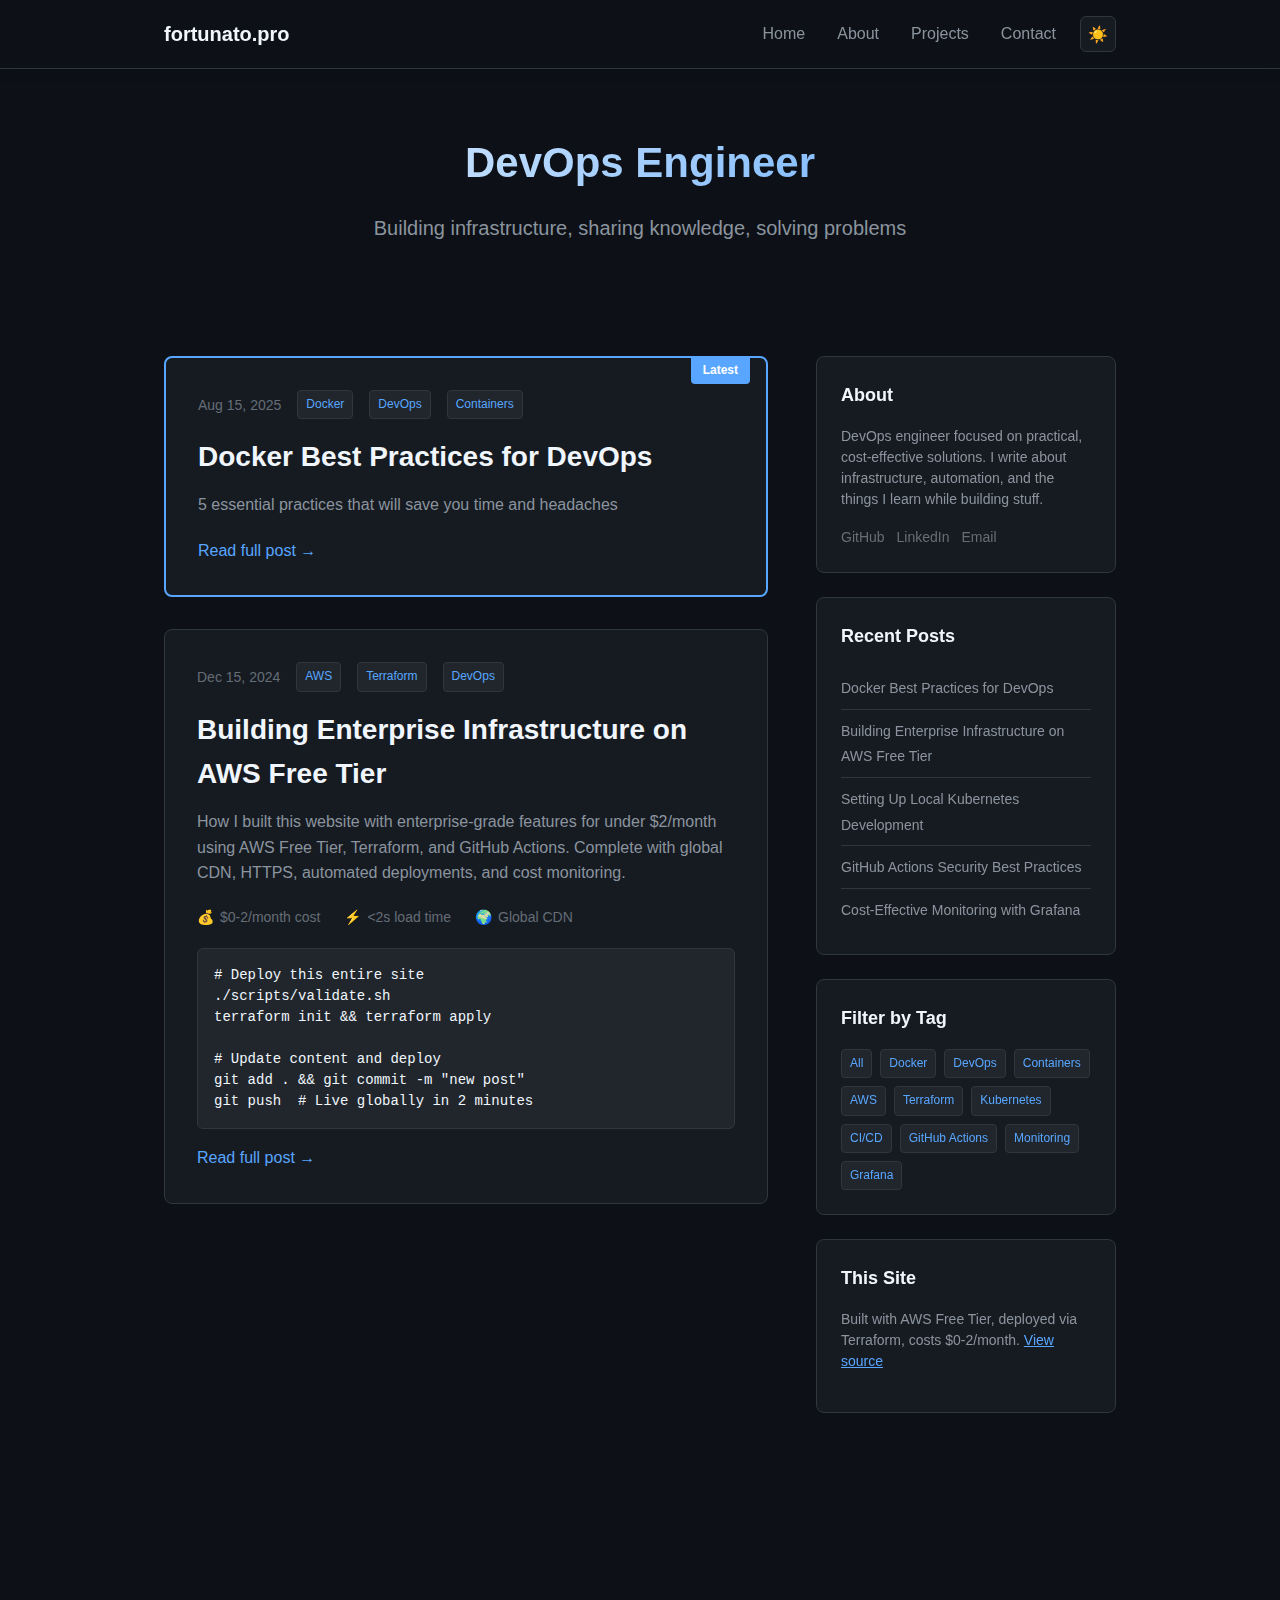
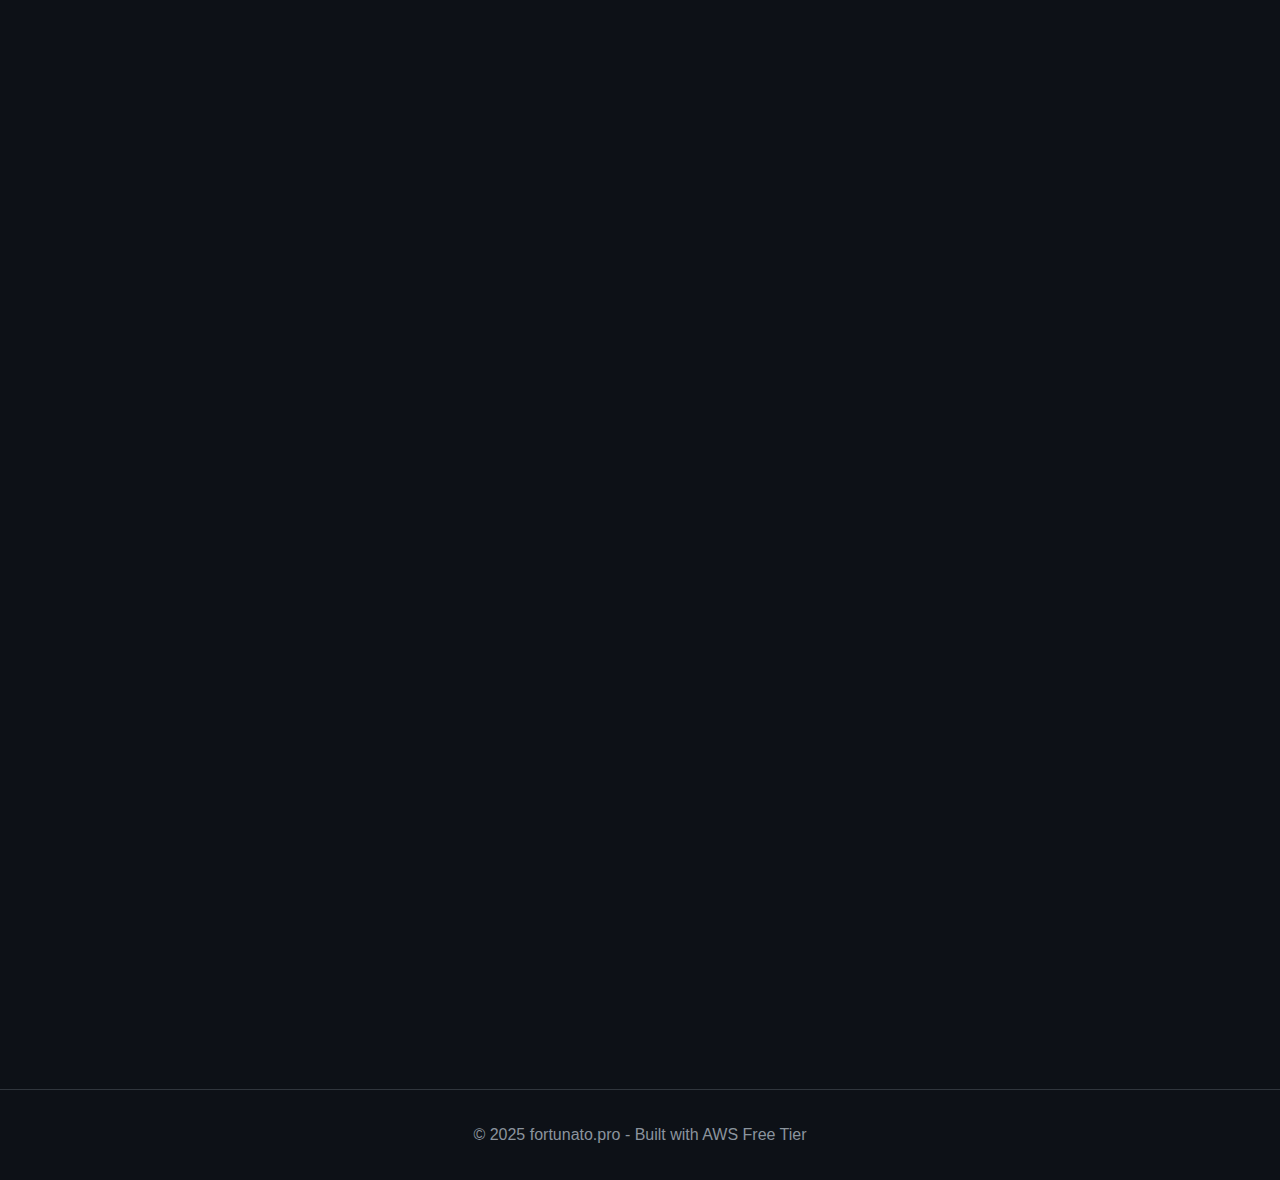
<file: index.html>
<!DOCTYPE html>
<html lang="en">
<head>
    <meta charset="UTF-8">
    <meta name="viewport" content="width=device-width, initial-scale=1.0">
    <title>Fortunato.pro - DevOps & Infrastructure</title>
    <link rel="stylesheet" href="css/styles.css">
    <link rel="stylesheet" href="css/blog.css">
</head>
<body>
    <header>
        <nav class="container">
            <a href="index.html" class="logo">fortunato.pro</a>
            <div class="nav-right">
                <ul class="nav-links">
                    <li><a href="#home">Home</a></li>
                    <li><a href="#about">About</a></li>
                    <li><a href="#projects">Projects</a></li>
                    <li><a href="#contact">Contact</a></li>
                </ul>
                <button class="theme-toggle" id="theme-toggle" aria-label="Toggle theme">
                    <span class="theme-icon">🌙</span>
                </button>
            </div>
        </nav>
    </header>

    <main>
        <section class="hero">
            <div class="container">
                <h1>DevOps Engineer</h1>
                <p class="subtitle">Building infrastructure, sharing knowledge, solving problems</p>
            </div>
        </section>

        <div class="container">
            <div class="blog-container">
                <main class="main-content">
                    <!-- Posts will be dynamically loaded here -->
                    <div class="loading">
                        <p>Loading posts...</p>
                    </div>
                </main>

                <aside class="sidebar">
                    <div class="sidebar-section">
                        <h3>About</h3>
                        <p class="about-text">
                            DevOps engineer focused on practical, cost-effective solutions. 
                            I write about infrastructure, automation, and the things I learn while building stuff.
                        </p>
                        <div class="social-links">
                            <a href="https://github.com/andreflino">GitHub</a>
                            <a href="https://www.linkedin.com/in/andrefortunatolino/">LinkedIn</a>
                            <a href="mailto:andre@fortunato.pro">Email</a>
                        </div>
                    </div>

                    <div class="sidebar-section">
                        <h3>Recent Posts</h3>
                        <ul class="recent-posts">
                            <!-- Will be populated dynamically -->
                            <li class="loading">Loading...</li>
                        </ul>
                    </div>

                    <div class="sidebar-section">
                        <h3>Filter by Tag</h3>
                        <div class="tags">
                            <!-- Will be populated dynamically -->
                            <span class="loading">Loading tags...</span>
                        </div>
                    </div>

                    <div class="sidebar-section">
                        <h3>This Site</h3>
                        <p class="about-text">
                            Built with AWS Free Tier, deployed via Terraform, costs $0-2/month. 
                            <a href="https://github.com/yourusername/fortunato-pro-website" style="color: var(--accent);">View source</a>
                        </p>
                    </div>
                </aside>
            </div>
        </div>
    </main>

    <footer id="contact">
        <div class="container">
            <p>&copy; 2025 fortunato.pro - Built with AWS Free Tier</p>
        </div>
    </footer>

    <!-- Scripts -->
    <script src="js/theme.js"></script>
    <script src="js/posts.js"></script>
</body>
</html>
</file>
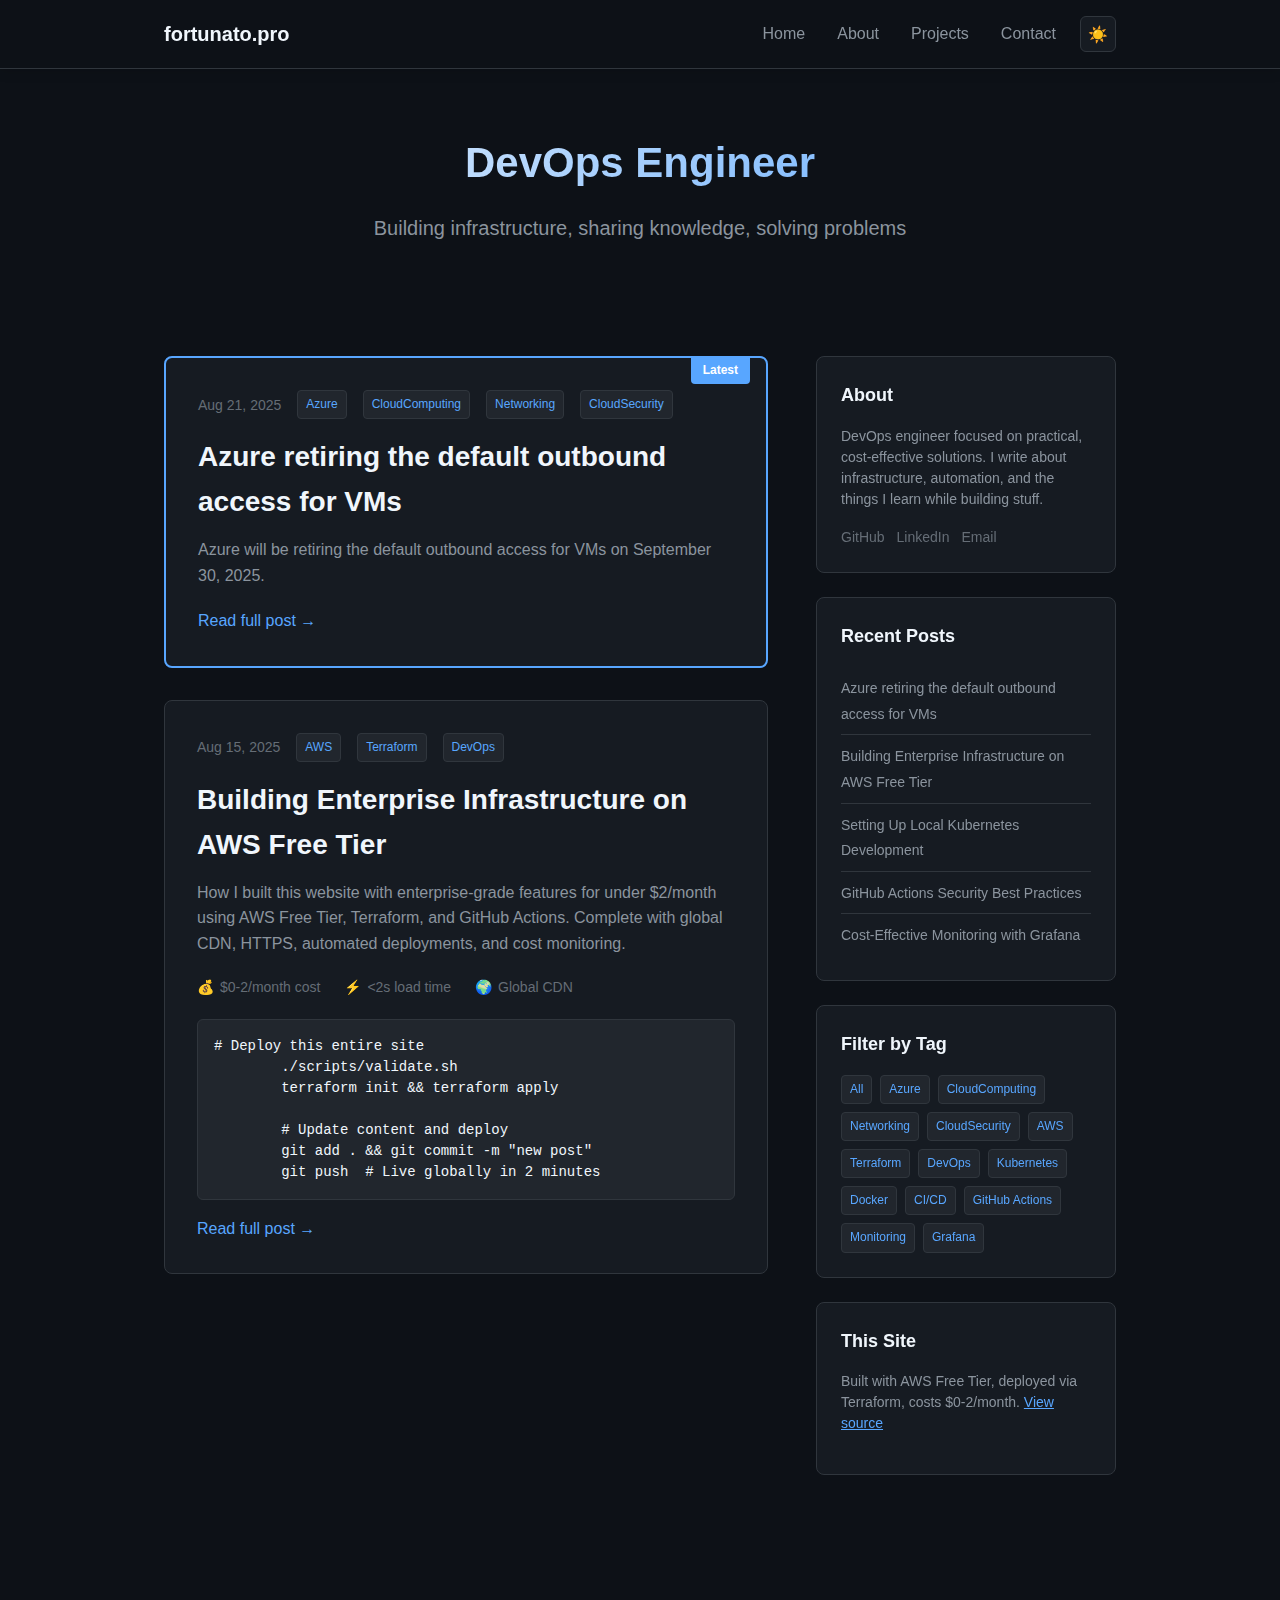
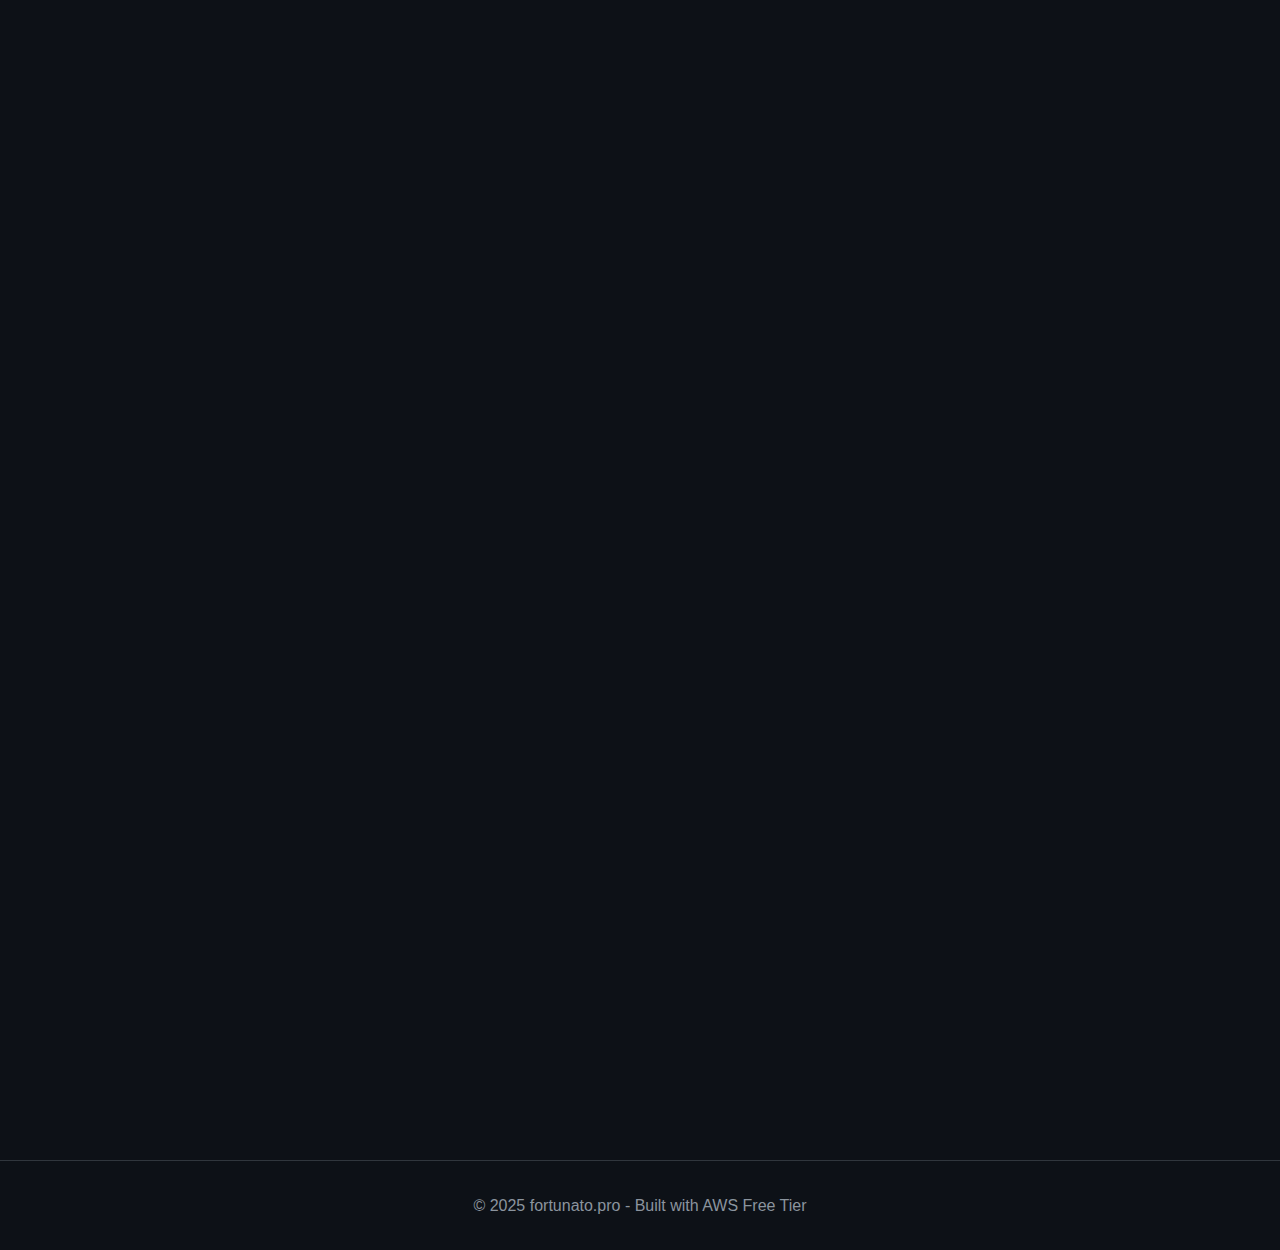
<file: fortunato-website/index.html>
<!DOCTYPE html>
<html lang="en">
<head>
    <meta charset="UTF-8">
    <meta name="viewport" content="width=device-width, initial-scale=1.0">
    <title>Fortunato.pro - DevOps & Infrastructure</title>
    <link rel="stylesheet" href="css/styles.css">
    <link rel="stylesheet" href="css/blog.css">
</head>
<body>
    <header>
        <nav class="container">
            <a href="index.html" class="logo">fortunato.pro</a>
            <div class="nav-right">
                <ul class="nav-links">
                    <li><a href="#home">Home</a></li>
                    <li><a href="#about">About</a></li>
                    <li><a href="#projects">Projects</a></li>
                    <li><a href="#contact">Contact</a></li>
                </ul>
                <button class="theme-toggle" id="theme-toggle" aria-label="Toggle theme">
                    <span class="theme-icon">🌙</span>
                </button>
            </div>
        </nav>
    </header>

    <main>
        <section class="hero">
            <div class="container">
                <h1>DevOps Engineer</h1>
                <p class="subtitle">Building infrastructure, sharing knowledge, solving problems</p>
            </div>
        </section>

        <div class="container">
            <div class="blog-container">
                <main class="main-content">
                    <!-- Posts will be dynamically loaded here -->
                    <div class="loading">
                        <p>Loading posts...</p>
                    </div>
                </main>

                <aside class="sidebar">
                    <div class="sidebar-section">
                        <h3>About</h3>
                        <p class="about-text">
                            DevOps engineer focused on practical, cost-effective solutions. 
                            I write about infrastructure, automation, and the things I learn while building stuff.
                        </p>
                        <div class="social-links">
                            <a href="https://github.com/andreflino">GitHub</a>
                            <a href="https://www.linkedin.com/in/andrefortunatolino/">LinkedIn</a>
                            <a href="mailto:andre@fortunato.pro">Email</a>
                        </div>
                    </div>

                    <div class="sidebar-section">
                        <h3>Recent Posts</h3>
                        <ul class="recent-posts">
                            <!-- Will be populated dynamically -->
                            <li class="loading">Loading...</li>
                        </ul>
                    </div>

                    <div class="sidebar-section">
                        <h3>Filter by Tag</h3>
                        <div class="tags">
                            <!-- Will be populated dynamically -->
                            <span class="loading">Loading tags...</span>
                        </div>
                    </div>

                    <div class="sidebar-section">
                        <h3>This Site</h3>
                        <p class="about-text">
                            Built with AWS Free Tier, deployed via Terraform, costs $0-2/month. 
                            <a href="https://github.com/andreflino/fortunato-pro-website" style="color: var(--accent);">View source</a>
                        </p>
                    </div>
                </aside>
            </div>
        </div>
    </main>

    <footer id="contact">
        <div class="container">
            <p>&copy; 2025 fortunato.pro - Built with AWS Free Tier</p>
        </div>
    </footer>

    <!-- Scripts -->
    <script src="js/theme.js"></script>
    <script src="js/posts.js"></script>
</body>
</html>
</file>
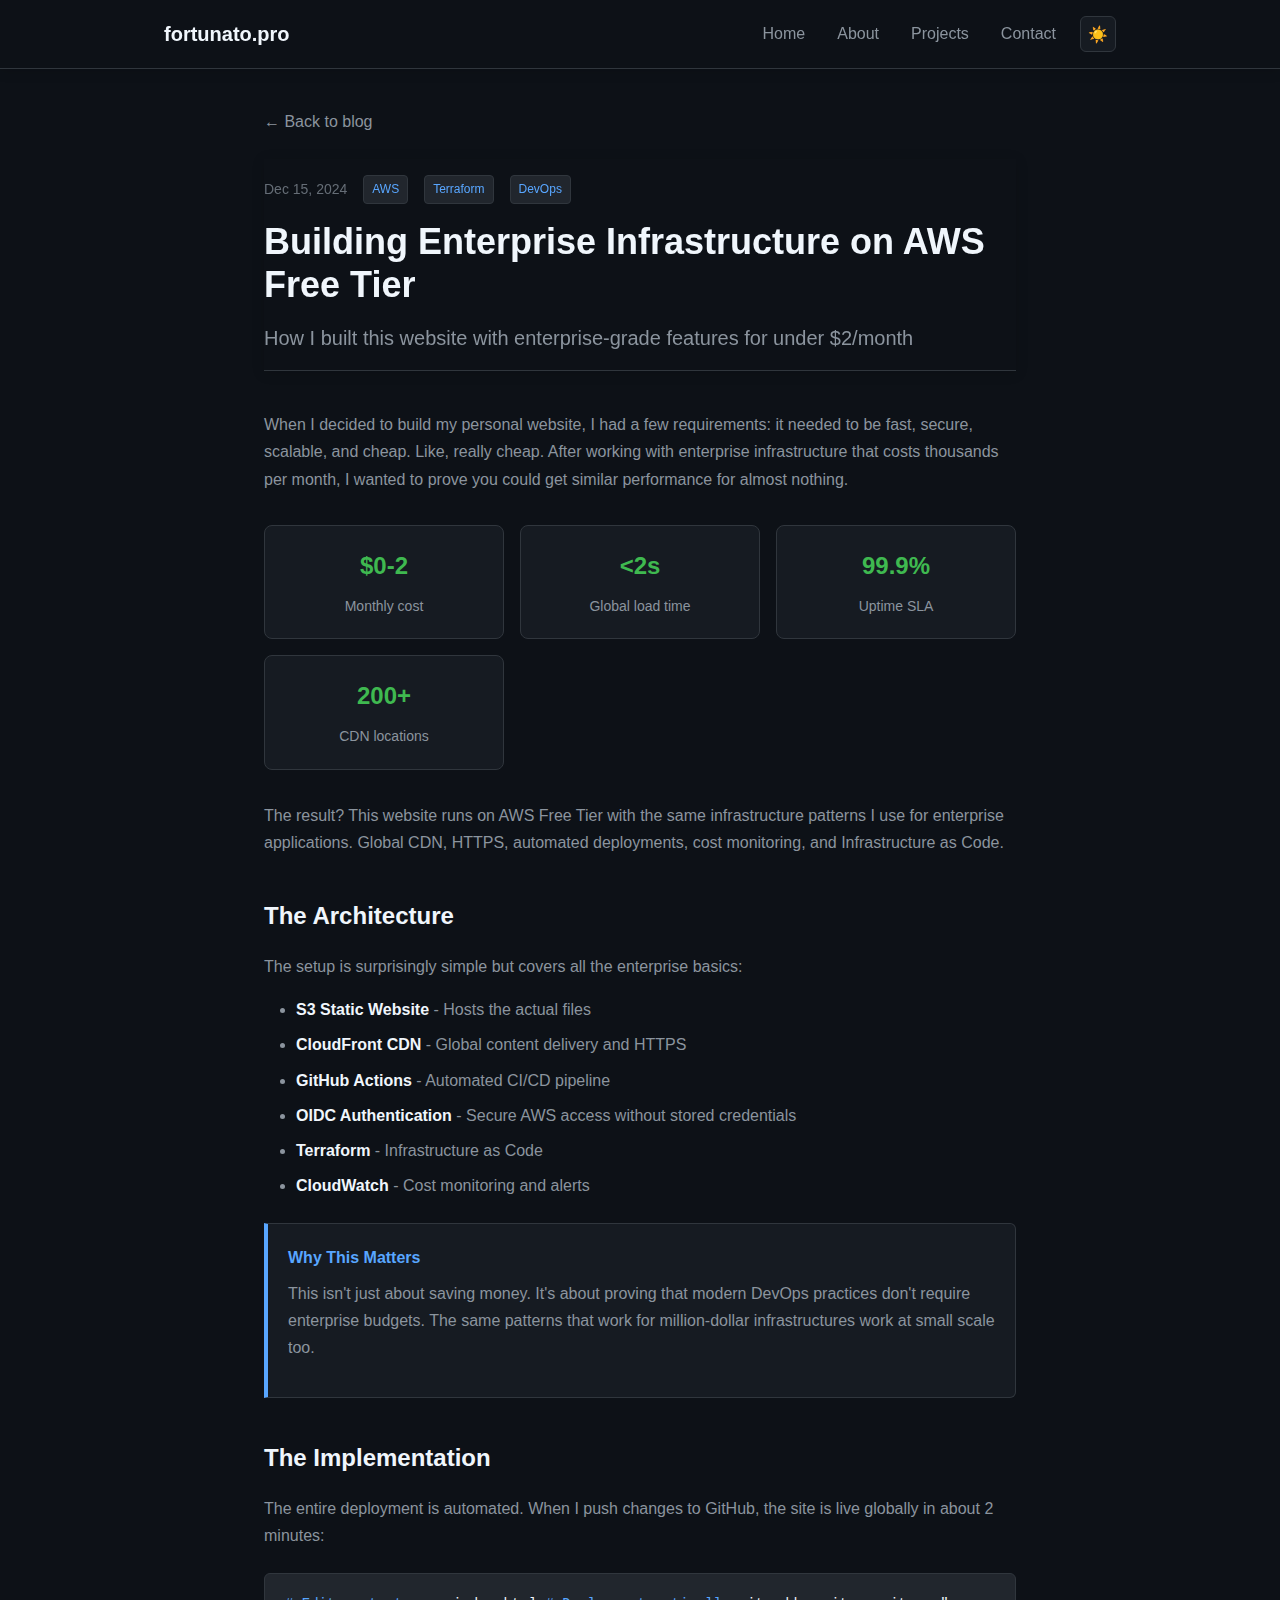
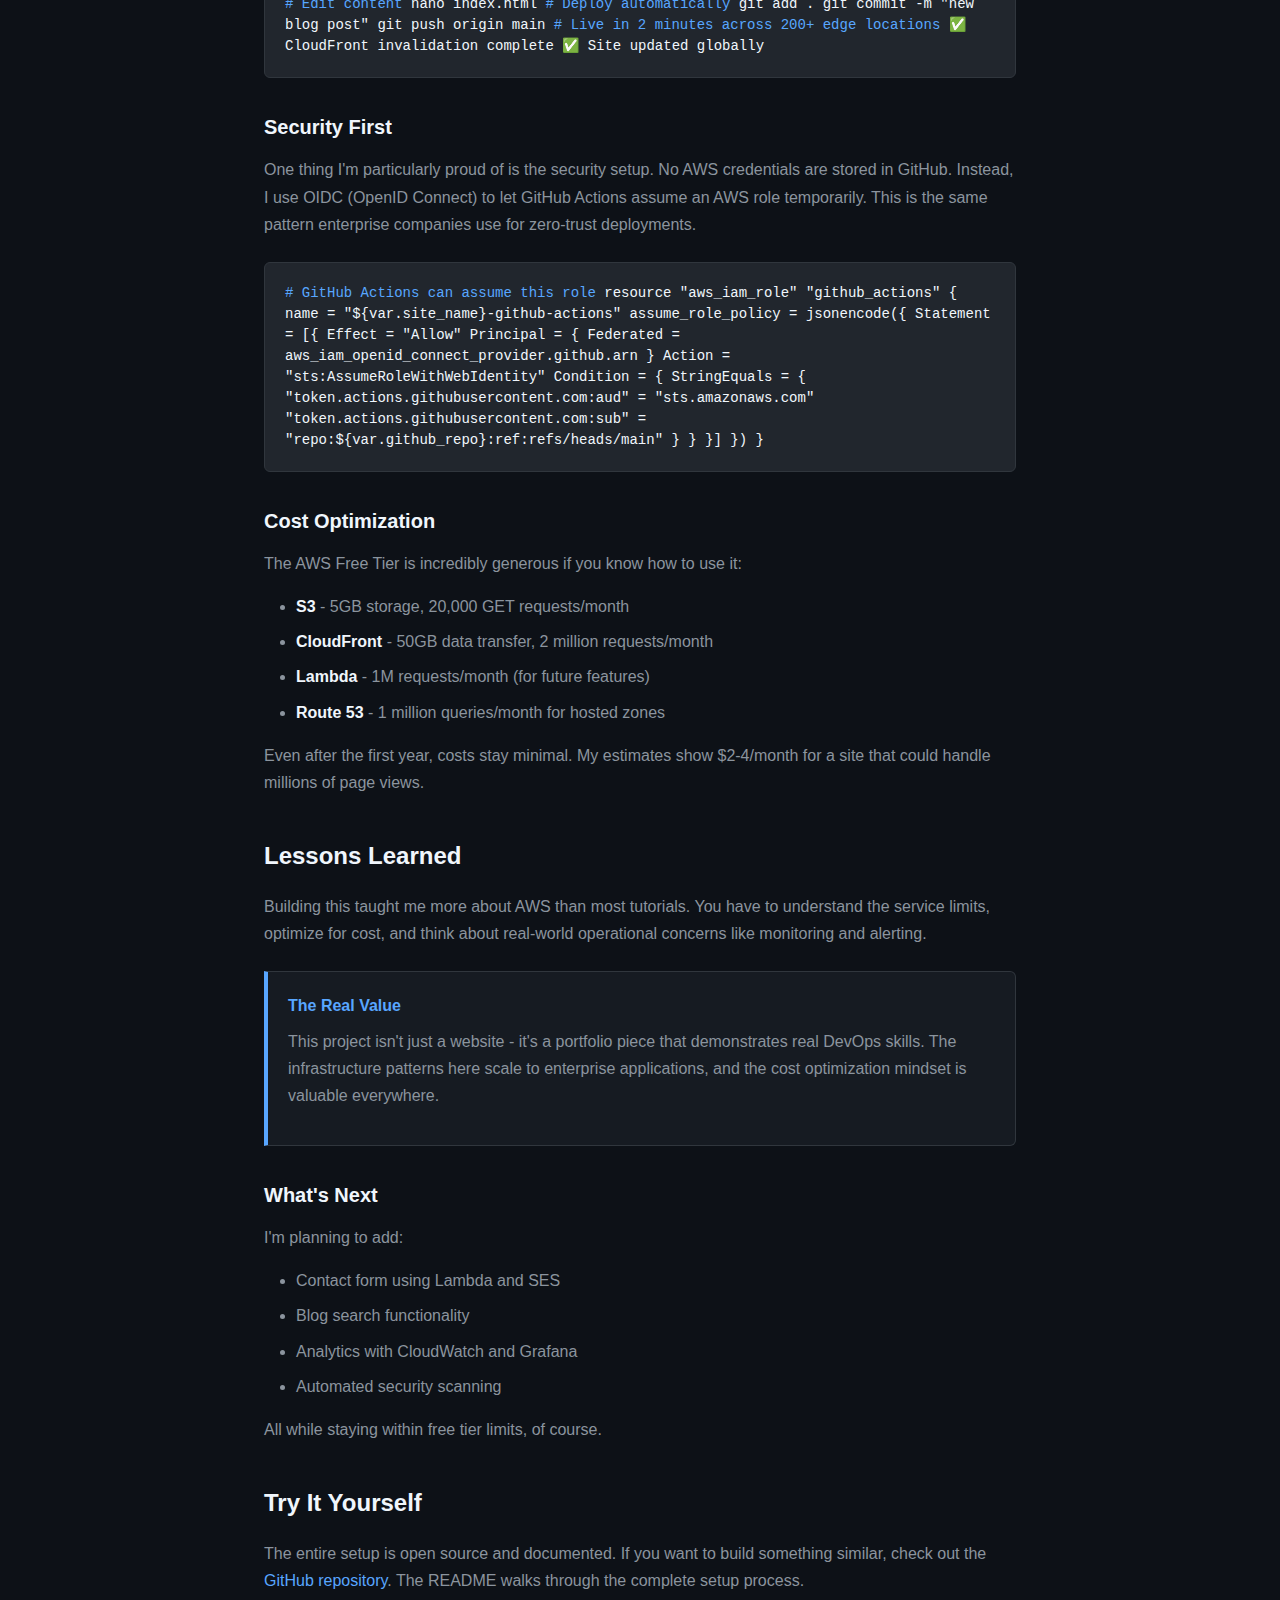
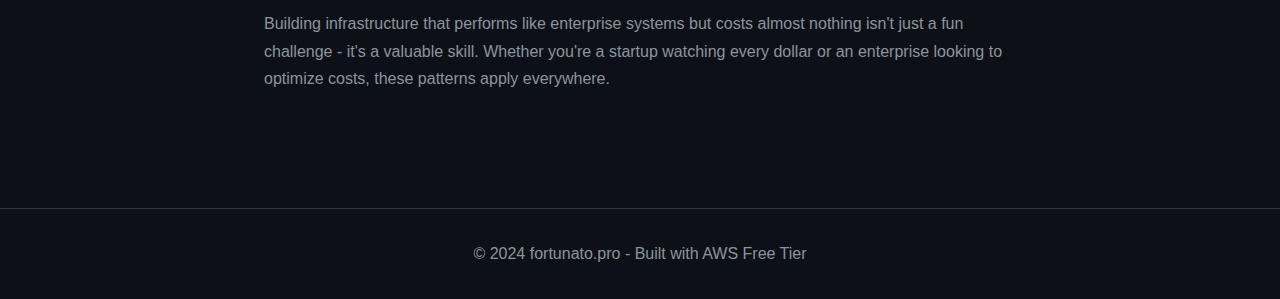
<file: posts/aws-free-tier-infrastructure.html>
<!DOCTYPE html>
<html lang="en">
<head>
    <meta charset="UTF-8">
    <meta name="viewport" content="width=device-width, initial-scale=1.0">
    <title>Building Enterprise Infrastructure on AWS Free Tier - Fortunato.pro</title>
    <link rel="stylesheet" href="../css/styles.css">
    <link rel="stylesheet" href="../css/article.css">
</head>
<body>
    <header>
        <nav class="container">
            <a href="../index.html" class="logo">fortunato.pro</a>
            <div class="nav-right">
                <ul class="nav-links">
                    <li><a href="../index.html">Home</a></li>
                    <li><a href="../index.html#about">About</a></li>
                    <li><a href="../index.html#projects">Projects</a></li>
                    <li><a href="../index.html#contact">Contact</a></li>
                </ul>
                <button class="theme-toggle" id="theme-toggle" aria-label="Toggle theme">
                    <span class="theme-icon">🌙</span>
                </button>
            </div>
        </nav>
    </header>

    <main class="container article">
        <article class="article-container">
            <a href="../index.html" class="back-link">← Back to blog</a>
            
            <header class="article-header">
                <div class="article-meta">
                    <span>Dec 15, 2024</span>
                    <span class="article-tag">AWS</span>
                    <span class="article-tag">Terraform</span>
                    <span class="article-tag">DevOps</span>
                </div>
                <h1 class="article-title">Building Enterprise Infrastructure on AWS Free Tier</h1>
                <p class="article-subtitle">How I built this website with enterprise-grade features for under $2/month</p>
            </header>

            <div class="article-content">
                <p>When I decided to build my personal website, I had a few requirements: it needed to be fast, secure, scalable, and cheap. Like, really cheap. After working with enterprise infrastructure that costs thousands per month, I wanted to prove you could get similar performance for almost nothing.</p>

                <div class="stats-grid">
                    <div class="stat-card">
                        <div class="stat-number">$0-2</div>
                        <div class="stat-label">Monthly cost</div>
                    </div>
                    <div class="stat-card">
                        <div class="stat-number">&lt;2s</div>
                        <div class="stat-label">Global load time</div>
                    </div>
                    <div class="stat-card">
                        <div class="stat-number">99.9%</div>
                        <div class="stat-label">Uptime SLA</div>
                    </div>
                    <div class="stat-card">
                        <div class="stat-number">200+</div>
                        <div class="stat-label">CDN locations</div>
                    </div>
                </div>

                <p>The result? This website runs on AWS Free Tier with the same infrastructure patterns I use for enterprise applications. Global CDN, HTTPS, automated deployments, cost monitoring, and Infrastructure as Code.</p>

                <h2>The Architecture</h2>

                <p>The setup is surprisingly simple but covers all the enterprise basics:</p>

                <ul>
                    <li><strong>S3 Static Website</strong> - Hosts the actual files</li>
                    <li><strong>CloudFront CDN</strong> - Global content delivery and HTTPS</li>
                    <li><strong>GitHub Actions</strong> - Automated CI/CD pipeline</li>
                    <li><strong>OIDC Authentication</strong> - Secure AWS access without stored credentials</li>
                    <li><strong>Terraform</strong> - Infrastructure as Code</li>
                    <li><strong>CloudWatch</strong> - Cost monitoring and alerts</li>
                </ul>

                <div class="callout">
                    <h4>Why This Matters</h4>
                    <p>This isn't just about saving money. It's about proving that modern DevOps practices don't require enterprise budgets. The same patterns that work for million-dollar infrastructures work at small scale too.</p>
                </div>

                <h2>The Implementation</h2>

                <p>The entire deployment is automated. When I push changes to GitHub, the site is live globally in about 2 minutes:</p>

                <div class="code-block">
<span class="highlight"># Edit content</span>
nano index.html

<span class="highlight"># Deploy automatically</span>
git add .
git commit -m "new blog post"
git push origin main

<span class="highlight"># Live in 2 minutes across 200+ edge locations</span>
✅ CloudFront invalidation complete
✅ Site updated globally
                </div>

                <h3>Security First</h3>

                <p>One thing I'm particularly proud of is the security setup. No AWS credentials are stored in GitHub. Instead, I use OIDC (OpenID Connect) to let GitHub Actions assume an AWS role temporarily. This is the same pattern enterprise companies use for zero-trust deployments.</p>

                <div class="code-block">
<span class="highlight"># GitHub Actions can assume this role</span>
resource "aws_iam_role" "github_actions" {
  name = "${var.site_name}-github-actions"
  
  assume_role_policy = jsonencode({
    Statement = [{
      Effect = "Allow"
      Principal = {
        Federated = aws_iam_openid_connect_provider.github.arn
      }
      Action = "sts:AssumeRoleWithWebIdentity"
      Condition = {
        StringEquals = {
          "token.actions.githubusercontent.com:aud" = "sts.amazonaws.com"
          "token.actions.githubusercontent.com:sub" = "repo:${var.github_repo}:ref:refs/heads/main"
        }
      }
    }]
  })
}
                </div>

                <h3>Cost Optimization</h3>

                <p>The AWS Free Tier is incredibly generous if you know how to use it:</p>

                <ul>
                    <li><strong>S3</strong> - 5GB storage, 20,000 GET requests/month</li>
                    <li><strong>CloudFront</strong> - 50GB data transfer, 2 million requests/month</li>
                    <li><strong>Lambda</strong> - 1M requests/month (for future features)</li>
                    <li><strong>Route 53</strong> - 1 million queries/month for hosted zones</li>
                </ul>

                <p>Even after the first year, costs stay minimal. My estimates show $2-4/month for a site that could handle millions of page views.</p>

                <h2>Lessons Learned</h2>

                <p>Building this taught me more about AWS than most tutorials. You have to understand the service limits, optimize for cost, and think about real-world operational concerns like monitoring and alerting.</p>

                <div class="callout">
                    <h4>The Real Value</h4>
                    <p>This project isn't just a website - it's a portfolio piece that demonstrates real DevOps skills. The infrastructure patterns here scale to enterprise applications, and the cost optimization mindset is valuable everywhere.</p>
                </div>

                <h3>What's Next</h3>

                <p>I'm planning to add:</p>
                <ul>
                    <li>Contact form using Lambda and SES</li>
                    <li>Blog search functionality</li>
                    <li>Analytics with CloudWatch and Grafana</li>
                    <li>Automated security scanning</li>
                </ul>

                <p>All while staying within free tier limits, of course.</p>

                <h2>Try It Yourself</h2>

                <p>The entire setup is open source and documented. If you want to build something similar, check out the <a href="https://github.com/yourusername/fortunato-pro-website" style="color: var(--accent);">GitHub repository</a>. The README walks through the complete setup process.</p>

                <p>Building infrastructure that performs like enterprise systems but costs almost nothing isn't just a fun challenge - it's a valuable skill. Whether you're a startup watching every dollar or an enterprise looking to optimize costs, these patterns apply everywhere.</p>
            </div>
        </article>
    </main>

    <footer>
        <div class="container">
            <p>&copy; 2024 fortunato.pro - Built with AWS Free Tier</p>
        </div>
    </footer>

    <script src="../js/theme.js"></script>
</body>
</html>
</file>
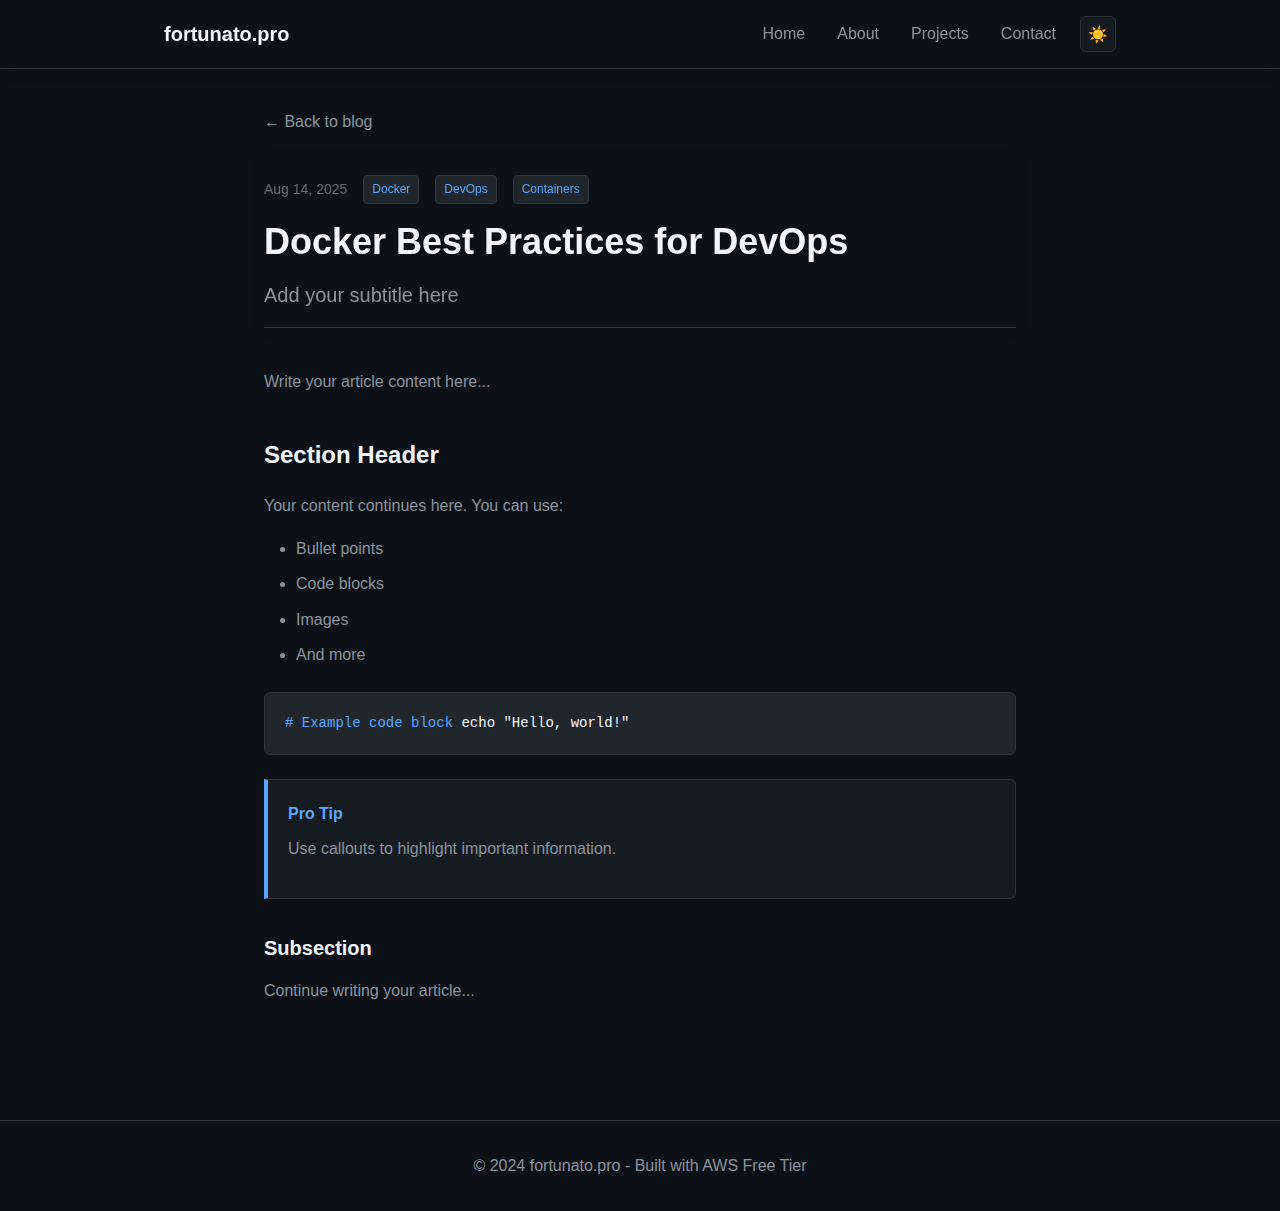
<file: posts/docker-best-practices.html>
<!DOCTYPE html>
<html lang="en">
<head>
    <meta charset="UTF-8">
    <meta name="viewport" content="width=device-width, initial-scale=1.0">
    <title>Docker Best Practices for DevOps - Fortunato.pro</title>
    <link rel="stylesheet" href="../css/styles.css">
    <link rel="stylesheet" href="../css/article.css">
</head>
<body>
    <header>
        <nav class="container">
            <a href="../index.html" class="logo">fortunato.pro</a>
            <div class="nav-right">
                <ul class="nav-links">
                    <li><a href="../index.html">Home</a></li>
                    <li><a href="../index.html#about">About</a></li>
                    <li><a href="../index.html#projects">Projects</a></li>
                    <li><a href="../index.html#contact">Contact</a></li>
                </ul>
                <button class="theme-toggle" id="theme-toggle" aria-label="Toggle theme">
                    <span class="theme-icon">🌙</span>
                </button>
            </div>
        </nav>
    </header>

    <main class="container article">
        <article class="article-container">
            <a href="../index.html" class="back-link">← Back to blog</a>
            
            <header class="article-header">
                <div class="article-meta">
                    <span>Aug 14, 2025</span>
                    <span class="article-tag">Docker</span>
                    <span class="article-tag">DevOps</span>
                    <span class="article-tag">Containers</span>
                </div>
                <h1 class="article-title">Docker Best Practices for DevOps</h1>
                <p class="article-subtitle">Add your subtitle here</p>
            </header>

            <div class="article-content">
                <p>Write your article content here...</p>

                <h2>Section Header</h2>
                
                <p>Your content continues here. You can use:</p>
                
                <ul>
                    <li>Bullet points</li>
                    <li>Code blocks</li>
                    <li>Images</li>
                    <li>And more</li>
                </ul>

                <div class="code-block">
<span class="highlight"># Example code block</span>
echo "Hello, world!"
                </div>

                <div class="callout">
                    <h4>Pro Tip</h4>
                    <p>Use callouts to highlight important information.</p>
                </div>

                <h3>Subsection</h3>
                
                <p>Continue writing your article...</p>
            </div>
        </article>
    </main>

    <footer>
        <div class="container">
            <p>&copy; 2024 fortunato.pro - Built with AWS Free Tier</p>
        </div>
    </footer>

    <script src="../js/theme.js"></script>
</body>
</html>
</file>
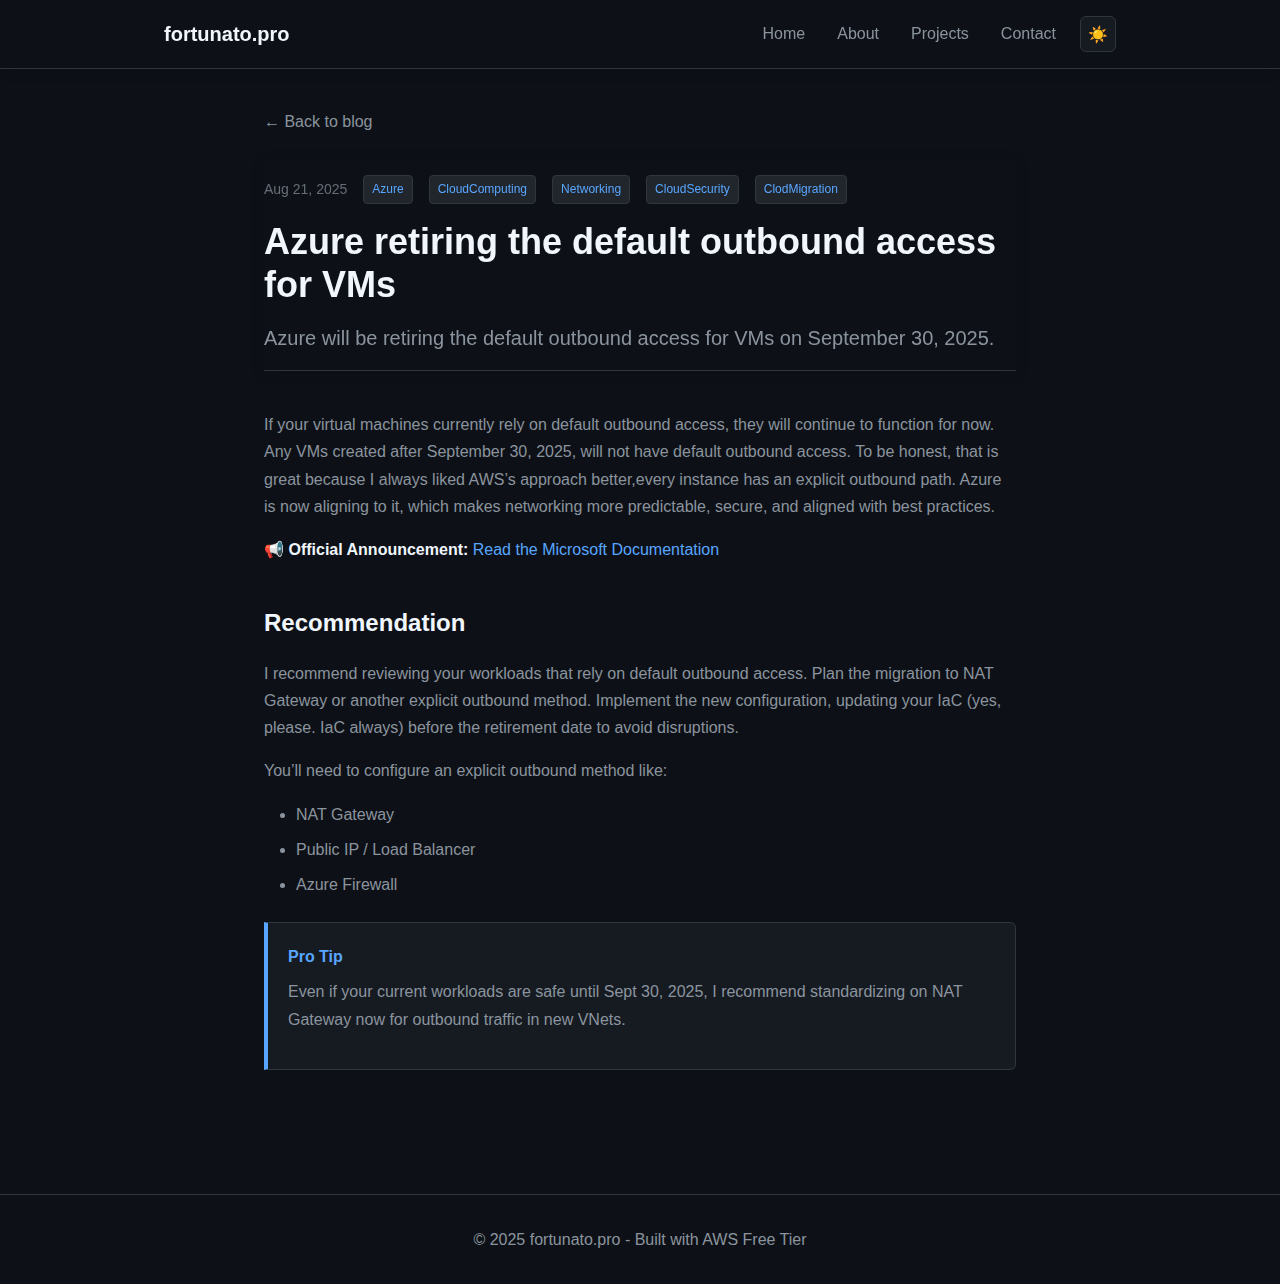
<file: fortunato-website/posts/azure-default-outbound.html>
<!DOCTYPE html>
<html lang="en">
<head>
    <meta charset="UTF-8">
    <meta name="viewport" content="width=device-width, initial-scale=1.0">
    <title>Azure retiring the default outbound access for VMs - Fortunato.pro</title>
    <link rel="stylesheet" href="../css/styles.css">
    <link rel="stylesheet" href="../css/article.css">
</head>
<body>
    <header>
        <nav class="container">
            <a href="../index.html" class="logo">fortunato.pro</a>
            <div class="nav-right">
                <ul class="nav-links">
                    <li><a href="../index.html">Home</a></li>
                    <li><a href="../index.html#about">About</a></li>
                    <li><a href="../index.html#projects">Projects</a></li>
                    <li><a href="../index.html#contact">Contact</a></li>
                </ul>
                <button class="theme-toggle" id="theme-toggle" aria-label="Toggle theme">
                    <span class="theme-icon">🌙</span>
                </button>
            </div>
        </nav>
    </header>

    <main class="container article">
        <article class="article-container">
            <a href="../index.html" class="back-link">← Back to blog</a>
            
            <header class="article-header">
                <div class="article-meta">
                    <span>Aug 21, 2025</span>
                    <span class="article-tag">Azure</span>
                    <span class="article-tag">CloudComputing</span>
                    <span class="article-tag">Networking</span>
                    <span class="article-tag">CloudSecurity</span>
                    <span class="article-tag">ClodMigration</span>
                </div>
                <h1 class="article-title">Azure retiring the default outbound access for VMs</h1>
                <p class="article-subtitle">Azure will be retiring the default outbound access for VMs on September 30, 2025.</p>
            </header>

            <div class="article-content">
                <p>If your virtual machines currently rely on default outbound access, they will continue to function for now.
                Any VMs created after September 30, 2025, will not have default outbound access.

                To be honest, that is great because I always liked AWS’s approach better,every instance has an explicit outbound path. Azure is now aligning to it, which makes networking more predictable, secure, and aligned with best practices.
                <div class="announcement-box">
                    📢 <strong>Official Announcement:</strong>  
                    <a href="https://learn.microsoft.com/en-us/azure/virtual-network/ip-services/default-outbound-access" target="_blank">
                        Read the Microsoft Documentation
                    </a>
                </div>        
                <h2>Recommendation</h2>
                
                <p>I recommend reviewing your workloads that rely on default outbound access.
                Plan the migration to NAT Gateway or another explicit outbound method.
                Implement the new configuration, updating your IaC (yes, please. IaC always) before the retirement date to avoid disruptions.</p>

                <p>You’ll need to configure an explicit outbound method like:</p>
                
                <ul>
                    <li>NAT Gateway</li>
                    <li>Public IP / Load Balancer</li>
                    <li>Azure Firewall</li>
                </ul>

                <div class="callout">
                    <h4>Pro Tip</h4>
                    <p>Even if your current workloads are safe until Sept 30, 2025, I recommend standardizing on NAT Gateway now for outbound traffic in new VNets.</p>
                </div>
            </div>
        </article>
    </main>

    <footer>
        <div class="container">
            <p>&copy; 2025 fortunato.pro - Built with AWS Free Tier</p>
        </div>
    </footer>

    <script src="../js/theme.js"></script>
</body>
</html>
</file>
<file: css/styles.css>
/* CSS Variables for Theme Support */
:root {
    --bg-primary: #0d1117;
    --bg-secondary: #161b22;
    --bg-tertiary: #21262d;
    --text-primary: #f0f6fc;
    --text-secondary: #8b949e;
    --text-muted: #656d76;
    --accent: #58a6ff;
    --accent-hover: #79c0ff;
    --border: #30363d;
    --success: #3fb950;
    --warning: #d29922;
}

[data-theme="light"] {
    --bg-primary: #ffffff;
    --bg-secondary: #f6f8fa;
    --bg-tertiary: #eaeef2;
    --text-primary: #24292f;
    --text-secondary: #656d76;
    --text-muted: #8b949e;
    --accent: #0969da;
    --accent-hover: #0550ae;
    --border: #d0d7de;
    --success: #1a7f37;
    --warning: #9a6700;
}

/* Additional light theme adjustments */
[data-theme="light"] header {
    box-shadow: 0 2px 12px rgba(0, 0, 0, 0.08);
    background-color: var(--bg-primary);
}

/* Reset */
* {
    margin: 0;
    padding: 0;
    box-sizing: border-box;
}

/* Base Styles */
body {
    font-family: -apple-system, BlinkMacSystemFont, 'Segoe UI', 'Noto Sans', Helvetica, Arial, sans-serif;
    background: var(--bg-primary);
    color: var(--text-primary);
    line-height: 1.6;
    font-size: 16px;
    transition: background-color 0.3s ease, color 0.3s ease;
}

.container {
    max-width: 1000px;
    margin: 0 auto;
    padding: 0 24px;
}

/* Header & Navigation */
header {
    border-bottom: 1px solid var(--border);
    padding: 16px 0;
    position: sticky;
    top: 0;
    background: var(--bg-primary);
    backdrop-filter: blur(10px);
    -webkit-backdrop-filter: blur(10px);
    z-index: 9999;
    /* Ensure solid background */
    background-color: var(--bg-primary);
    /* Add stronger shadow */
    box-shadow: 0 2px 12px rgba(0, 0, 0, 0.15);
    /* Ensure isolation */
    isolation: isolate;
}

nav {
    display: flex;
    justify-content: space-between;
    align-items: center;
}

.nav-right {
    display: flex;
    align-items: center;
    gap: 24px;
}

.logo {
    font-size: 20px;
    font-weight: 600;
    color: var(--text-primary);
    text-decoration: none;
}

.nav-links {
    display: flex;
    gap: 32px;
    list-style: none;
}

.nav-links a {
    color: var(--text-secondary);
    text-decoration: none;
    transition: color 0.2s;
}

.nav-links a:hover {
    color: var(--text-primary);
}

.theme-toggle {
    background: var(--bg-secondary);
    border: 1px solid var(--border);
    border-radius: 6px;
    padding: 8px;
    cursor: pointer;
    transition: all 0.2s;
    display: flex;
    align-items: center;
    justify-content: center;
    width: 36px;
    height: 36px;
}

.theme-toggle:hover {
    background: var(--bg-tertiary);
    border-color: var(--accent);
}

.theme-icon {
    font-size: 16px;
    transition: transform 0.3s ease;
}

/* Typography */
h1, h2, h3, h4, h5, h6 {
    color: var(--text-primary);
    font-weight: 600;
}

a {
    color: var(--accent);
    transition: color 0.2s;
}

a:hover {
    color: var(--accent-hover);
}

/* Code Blocks */
.code-block, .code-snippet {
    background: var(--bg-tertiary);
    border: 1px solid var(--border);
    border-radius: 6px;
    padding: 16px;
    margin: 16px 0;
    font-family: 'SF Mono', Monaco, Inconsolata, 'Roboto Mono', Consolas, 'Courier New', monospace;
    font-size: 14px;
    color: var(--text-primary);
    overflow-x: auto;
    line-height: 1.5;
}

.highlight {
    color: var(--accent);
}

/* Buttons & Links */
.btn {
    display: inline-block;
    padding: 12px 24px;
    border-radius: 6px;
    text-decoration: none;
    font-weight: 500;
    transition: all 0.2s;
    border: 1px solid;
}

.btn-primary {
    background: var(--accent);
    color: white;
    border-color: var(--accent);
}

.btn-primary:hover {
    background: var(--accent-hover);
    border-color: var(--accent-hover);
}

.btn-secondary {
    background: transparent;
    color: var(--text-primary);
    border-color: var(--border);
}

.btn-secondary:hover {
    background: var(--bg-secondary);
}

.read-more {
    color: var(--accent);
    text-decoration: none;
    font-weight: 500;
    transition: color 0.2s;
}

.read-more:hover {
    color: var(--accent-hover);
}

.back-link {
    color: var(--text-secondary);
    text-decoration: none;
    margin-bottom: 24px;
    display: inline-flex;
    align-items: center;
    gap: 8px;
    transition: color 0.2s;
}

.back-link:hover {
    color: var(--accent);
}

/* Tags */
.post-tag, .article-tag, .tag {
    background: var(--bg-tertiary);
    border: 1px solid var(--border);
    padding: 4px 8px;
    border-radius: 4px;
    font-size: 12px;
    color: var(--accent);
    text-decoration: none;
    transition: all 0.2s;
}

.tag:hover {
    border-color: var(--accent);
    color: var(--accent);
}

/* Stats */
.stat-card, .stat {
    background: var(--bg-secondary);
    border: 1px solid var(--border);
    border-radius: 8px;
    padding: 20px;
    text-align: center;
    transition: background-color 0.3s ease, border-color 0.3s ease;
}

.stat-number {
    font-size: 24px;
    font-weight: 700;
    color: var(--success);
    margin-bottom: 8px;
}

.stat-label {
    color: var(--text-secondary);
    font-size: 14px;
}

/* Callouts */
.callout {
    background: var(--bg-secondary);
    border: 1px solid var(--border);
    border-left: 4px solid var(--accent);
    border-radius: 0 6px 6px 0;
    padding: 20px;
    margin: 24px 0;
    position: relative;
    z-index: 1;
}

.callout h4 {
    margin-bottom: 8px;
    color: var(--accent);
}

.callout p {
    margin: 0;
    color: var(--text-secondary);
}

/* Footer */
footer {
    border-top: 1px solid var(--border);
    padding: 32px 0;
    text-align: center;
    color: var(--text-secondary);
    margin-top: 60px;
}

/* Responsive Design */
@media (max-width: 768px) {
    .nav-right {
        gap: 16px;
    }
    
    .nav-links {
        display: none;
    }
    
    .container {
        padding: 0 16px;
    }
}
</file>
<file: css/blog.css>
/* Blog Layout Specific Styles */

/* Container for blog page */
.container.blog {
    max-width: 1000px;
}

/* Hero Section */
.hero {
    padding: 60px 0 40px;
    text-align: center;
}

.hero h1 {
    font-size: 42px;
    font-weight: 700;
    margin-bottom: 16px;
    background: linear-gradient(135deg, var(--text-primary), var(--accent));
    -webkit-background-clip: text;
    -webkit-text-fill-color: transparent;
    background-clip: text;
}

.hero .subtitle {
    font-size: 20px;
    color: var(--text-secondary);
    margin-bottom: 32px;
    font-weight: 300;
}

/* Blog Grid Layout */
.blog-container {
    display: grid;
    grid-template-columns: 1fr 300px;
    gap: 48px;
    padding: 40px 0;
}

.main-content {
    min-width: 0;
}

.sidebar {
    position: sticky;
    top: 100px;
    height: fit-content;
}

/* Post Cards */
.post {
    background: var(--bg-secondary);
    border: 1px solid var(--border);
    border-radius: 8px;
    padding: 32px;
    margin-bottom: 32px;
    transition: border-color 0.2s, background-color 0.3s ease;
}

.post:hover {
    border-color: var(--accent);
}

.post-meta {
    display: flex;
    gap: 16px;
    align-items: center;
    margin-bottom: 16px;
    font-size: 14px;
    color: var(--text-muted);
}

.post-date {
    color: var(--text-muted);
}

.post h2 {
    font-size: 28px;
    margin-bottom: 12px;
    color: var(--text-primary);
}

.post h2 a {
    color: inherit;
    text-decoration: none;
}

.post h2 a:hover {
    color: var(--accent);
}

.post-excerpt {
    color: var(--text-secondary);
    margin-bottom: 20px;
    line-height: 1.6;
}

.post-stats {
    display: flex;
    gap: 24px;
    margin: 20px 0;
    font-size: 14px;
    color: var(--text-muted);
}

.stat-item {
    display: flex;
    align-items: center;
    gap: 6px;
}

/* Featured Post */
.featured-post {
    border: 2px solid var(--accent);
    position: relative;
}

.featured-badge {
    position: absolute;
    top: -1px;
    right: 16px;
    background: var(--accent);
    color: white;
    padding: 4px 12px;
    font-size: 12px;
    font-weight: 600;
    border-radius: 0 0 4px 4px;
}

/* Sidebar Components */
.sidebar-section {
    background: var(--bg-secondary);
    border: 1px solid var(--border);
    border-radius: 8px;
    padding: 24px;
    margin-bottom: 24px;
    transition: background-color 0.3s ease, border-color 0.3s ease;
}

.sidebar-section h3 {
    margin-bottom: 16px;
    color: var(--text-primary);
    font-size: 18px;
}

.about-text {
    color: var(--text-secondary);
    font-size: 14px;
    line-height: 1.5;
    margin-bottom: 16px;
}

.social-links {
    display: flex;
    gap: 12px;
}

.social-links a {
    color: var(--text-muted);
    text-decoration: none;
    font-size: 14px;
    transition: color 0.2s;
}

.social-links a:hover {
    color: var(--accent);
}

.recent-posts {
    list-style: none;
}

.recent-posts li {
    padding: 8px 0;
    border-bottom: 1px solid var(--border);
}

.recent-posts li:last-child {
    border-bottom: none;
}

.recent-posts a {
    color: var(--text-secondary);
    text-decoration: none;
    font-size: 14px;
    transition: color 0.2s;
}

.recent-posts a:hover {
    color: var(--accent);
}

.tags {
    display: flex;
    flex-wrap: wrap;
    gap: 8px;
}

/* Stats Grid for Blog */
.stats {
    display: grid;
    grid-template-columns: repeat(auto-fit, minmax(200px, 1fr));
    gap: 32px;
    margin: 64px 0;
}

/* Blog Responsive Design */
@media (max-width: 768px) {
    .hero h1 {
        font-size: 32px;
    }
    
    .blog-container {
        grid-template-columns: 1fr;
        gap: 32px;
    }
    
    .sidebar {
        position: static;
        order: -1;
    }
    
    .post {
        padding: 24px;
    }
    
    .stats {
        grid-template-columns: repeat(2, 1fr);
    }
}
</file>
<file: fortunato-website/css/styles.css>
/* CSS Variables for Theme Support */
:root {
    --bg-primary: #0d1117;
    --bg-secondary: #161b22;
    --bg-tertiary: #21262d;
    --text-primary: #f0f6fc;
    --text-secondary: #8b949e;
    --text-muted: #656d76;
    --accent: #58a6ff;
    --accent-hover: #79c0ff;
    --border: #30363d;
    --success: #3fb950;
    --warning: #d29922;
}

[data-theme="light"] {
    --bg-primary: #ffffff;
    --bg-secondary: #f6f8fa;
    --bg-tertiary: #eaeef2;
    --text-primary: #24292f;
    --text-secondary: #656d76;
    --text-muted: #8b949e;
    --accent: #0969da;
    --accent-hover: #0550ae;
    --border: #d0d7de;
    --success: #1a7f37;
    --warning: #9a6700;
}

/* Additional light theme adjustments */
[data-theme="light"] header {
    box-shadow: 0 2px 12px rgba(0, 0, 0, 0.08);
    background-color: var(--bg-primary);
}

/* Reset */
* {
    margin: 0;
    padding: 0;
    box-sizing: border-box;
}

/* Base Styles */
body {
    font-family: -apple-system, BlinkMacSystemFont, 'Segoe UI', 'Noto Sans', Helvetica, Arial, sans-serif;
    background: var(--bg-primary);
    color: var(--text-primary);
    line-height: 1.6;
    font-size: 16px;
    transition: background-color 0.3s ease, color 0.3s ease;
}

.container {
    max-width: 1000px;
    margin: 0 auto;
    padding: 0 24px;
}

/* Header & Navigation */
header {
    border-bottom: 1px solid var(--border);
    padding: 16px 0;
    position: sticky;
    top: 0;
    background: var(--bg-primary);
    backdrop-filter: blur(10px);
    -webkit-backdrop-filter: blur(10px);
    z-index: 9999;
    /* Ensure solid background */
    background-color: var(--bg-primary);
    /* Add stronger shadow */
    box-shadow: 0 2px 12px rgba(0, 0, 0, 0.15);
    /* Ensure isolation */
    isolation: isolate;
}

nav {
    display: flex;
    justify-content: space-between;
    align-items: center;
}

.nav-right {
    display: flex;
    align-items: center;
    gap: 24px;
}

.logo {
    font-size: 20px;
    font-weight: 600;
    color: var(--text-primary);
    text-decoration: none;
}

.nav-links {
    display: flex;
    gap: 32px;
    list-style: none;
}

.nav-links a {
    color: var(--text-secondary);
    text-decoration: none;
    transition: color 0.2s;
}

.nav-links a:hover {
    color: var(--text-primary);
}

.theme-toggle {
    background: var(--bg-secondary);
    border: 1px solid var(--border);
    border-radius: 6px;
    padding: 8px;
    cursor: pointer;
    transition: all 0.2s;
    display: flex;
    align-items: center;
    justify-content: center;
    width: 36px;
    height: 36px;
}

.theme-toggle:hover {
    background: var(--bg-tertiary);
    border-color: var(--accent);
}

.theme-icon {
    font-size: 16px;
    transition: transform 0.3s ease;
}

/* Typography */
h1, h2, h3, h4, h5, h6 {
    color: var(--text-primary);
    font-weight: 600;
}

a {
    color: var(--accent);
    transition: color 0.2s;
}

a:hover {
    color: var(--accent-hover);
}

/* Code Blocks */
.code-block, .code-snippet {
    background: var(--bg-tertiary);
    border: 1px solid var(--border);
    border-radius: 6px;
    padding: 16px;
    margin: 16px 0;
    font-family: 'SF Mono', Monaco, Inconsolata, 'Roboto Mono', Consolas, 'Courier New', monospace;
    font-size: 14px;
    color: var(--text-primary);
    overflow-x: auto;
    line-height: 1.5;
}

.highlight {
    color: var(--accent);
}

/* Buttons & Links */
.btn {
    display: inline-block;
    padding: 12px 24px;
    border-radius: 6px;
    text-decoration: none;
    font-weight: 500;
    transition: all 0.2s;
    border: 1px solid;
}

.btn-primary {
    background: var(--accent);
    color: white;
    border-color: var(--accent);
}

.btn-primary:hover {
    background: var(--accent-hover);
    border-color: var(--accent-hover);
}

.btn-secondary {
    background: transparent;
    color: var(--text-primary);
    border-color: var(--border);
}

.btn-secondary:hover {
    background: var(--bg-secondary);
}

.read-more {
    color: var(--accent);
    text-decoration: none;
    font-weight: 500;
    transition: color 0.2s;
}

.read-more:hover {
    color: var(--accent-hover);
}

.back-link {
    color: var(--text-secondary);
    text-decoration: none;
    margin-bottom: 24px;
    display: inline-flex;
    align-items: center;
    gap: 8px;
    transition: color 0.2s;
}

.back-link:hover {
    color: var(--accent);
}

/* Tags */
.post-tag, .article-tag, .tag {
    background: var(--bg-tertiary);
    border: 1px solid var(--border);
    padding: 4px 8px;
    border-radius: 4px;
    font-size: 12px;
    color: var(--accent);
    text-decoration: none;
    transition: all 0.2s;
}

.tag:hover {
    border-color: var(--accent);
    color: var(--accent);
}

/* Stats */
.stat-card, .stat {
    background: var(--bg-secondary);
    border: 1px solid var(--border);
    border-radius: 8px;
    padding: 20px;
    text-align: center;
    transition: background-color 0.3s ease, border-color 0.3s ease;
}

.stat-number {
    font-size: 24px;
    font-weight: 700;
    color: var(--success);
    margin-bottom: 8px;
}

.stat-label {
    color: var(--text-secondary);
    font-size: 14px;
}

/* Callouts */
.callout {
    background: var(--bg-secondary);
    border: 1px solid var(--border);
    border-left: 4px solid var(--accent);
    border-radius: 0 6px 6px 0;
    padding: 20px;
    margin: 24px 0;
    position: relative;
    z-index: 1;
}

.callout h4 {
    margin-bottom: 8px;
    color: var(--accent);
}

.callout p {
    margin: 0;
    color: var(--text-secondary);
}

/* Footer */
footer {
    border-top: 1px solid var(--border);
    padding: 32px 0;
    text-align: center;
    color: var(--text-secondary);
    margin-top: 60px;
}

/* Responsive Design */
@media (max-width: 768px) {
    .nav-right {
        gap: 16px;
    }
    
    .nav-links {
        display: none;
    }
    
    .container {
        padding: 0 16px;
    }
}
</file>
<file: fortunato-website/css/blog.css>
/* Blog Layout Specific Styles */

/* Container for blog page */
.container.blog {
    max-width: 1000px;
}

/* Hero Section */
.hero {
    padding: 60px 0 40px;
    text-align: center;
}

.hero h1 {
    font-size: 42px;
    font-weight: 700;
    margin-bottom: 16px;
    background: linear-gradient(135deg, var(--text-primary), var(--accent));
    -webkit-background-clip: text;
    -webkit-text-fill-color: transparent;
    background-clip: text;
}

.hero .subtitle {
    font-size: 20px;
    color: var(--text-secondary);
    margin-bottom: 32px;
    font-weight: 300;
}

/* Blog Grid Layout */
.blog-container {
    display: grid;
    grid-template-columns: 1fr 300px;
    gap: 48px;
    padding: 40px 0;
}

.main-content {
    min-width: 0;
}

.sidebar {
    position: sticky;
    top: 100px;
    height: fit-content;
}

/* Post Cards */
.post {
    background: var(--bg-secondary);
    border: 1px solid var(--border);
    border-radius: 8px;
    padding: 32px;
    margin-bottom: 32px;
    transition: border-color 0.2s, background-color 0.3s ease;
}

.post:hover {
    border-color: var(--accent);
}

.post-meta {
    display: flex;
    gap: 16px;
    align-items: center;
    margin-bottom: 16px;
    font-size: 14px;
    color: var(--text-muted);
}

.post-date {
    color: var(--text-muted);
}

.post h2 {
    font-size: 28px;
    margin-bottom: 12px;
    color: var(--text-primary);
}

.post h2 a {
    color: inherit;
    text-decoration: none;
}

.post h2 a:hover {
    color: var(--accent);
}

.post-excerpt {
    color: var(--text-secondary);
    margin-bottom: 20px;
    line-height: 1.6;
}

.post-stats {
    display: flex;
    gap: 24px;
    margin: 20px 0;
    font-size: 14px;
    color: var(--text-muted);
}

.stat-item {
    display: flex;
    align-items: center;
    gap: 6px;
}

/* Featured Post */
.featured-post {
    border: 2px solid var(--accent);
    position: relative;
}

.featured-badge {
    position: absolute;
    top: -1px;
    right: 16px;
    background: var(--accent);
    color: white;
    padding: 4px 12px;
    font-size: 12px;
    font-weight: 600;
    border-radius: 0 0 4px 4px;
}

/* Sidebar Components */
.sidebar-section {
    background: var(--bg-secondary);
    border: 1px solid var(--border);
    border-radius: 8px;
    padding: 24px;
    margin-bottom: 24px;
    transition: background-color 0.3s ease, border-color 0.3s ease;
}

.sidebar-section h3 {
    margin-bottom: 16px;
    color: var(--text-primary);
    font-size: 18px;
}

.about-text {
    color: var(--text-secondary);
    font-size: 14px;
    line-height: 1.5;
    margin-bottom: 16px;
}

.social-links {
    display: flex;
    gap: 12px;
}

.social-links a {
    color: var(--text-muted);
    text-decoration: none;
    font-size: 14px;
    transition: color 0.2s;
}

.social-links a:hover {
    color: var(--accent);
}

.recent-posts {
    list-style: none;
}

.recent-posts li {
    padding: 8px 0;
    border-bottom: 1px solid var(--border);
}

.recent-posts li:last-child {
    border-bottom: none;
}

.recent-posts a {
    color: var(--text-secondary);
    text-decoration: none;
    font-size: 14px;
    transition: color 0.2s;
}

.recent-posts a:hover {
    color: var(--accent);
}

.tags {
    display: flex;
    flex-wrap: wrap;
    gap: 8px;
}

/* Stats Grid for Blog */
.stats {
    display: grid;
    grid-template-columns: repeat(auto-fit, minmax(200px, 1fr));
    gap: 32px;
    margin: 64px 0;
}

/* Blog Responsive Design */
@media (max-width: 768px) {
    .hero h1 {
        font-size: 32px;
    }
    
    .blog-container {
        grid-template-columns: 1fr;
        gap: 32px;
    }
    
    .sidebar {
        position: static;
        order: -1;
    }
    
    .post {
        padding: 24px;
    }
    
    .stats {
        grid-template-columns: repeat(2, 1fr);
    }
}
</file>
<file: css/article.css>
/* Article Page Specific Styles */

/* Container for article pages */
.container.article {
    max-width: 800px;
}

/* Article Layout */
.article-container {
    padding: 40px 0;
    /* Ensure content doesn't overlap header */
    position: relative;
    z-index: 1;
}

.article-header {
    margin-bottom: 40px;
}

.article-meta {
    display: flex;
    gap: 16px;
    align-items: center;
    margin-bottom: 16px;
    font-size: 14px;
    color: var(--text-muted);
}

.article-title {
    font-size: 36px;
    font-weight: 700;
    margin-bottom: 16px;
    line-height: 1.2;
}

.article-subtitle {
    font-size: 20px;
    color: var(--text-secondary);
    font-weight: 300;
}

/* Article Content */
.article-content {
    line-height: 1.7;
    /* Ensure proper stacking */
    position: relative;
    z-index: 1;
}

.article-content h2 {
    font-size: 24px;
    margin: 40px 0 16px 0;
    color: var(--text-primary);
    /* Prevent overlap with sticky header */
    position: relative;
    z-index: 1;
}

.article-content h3 {
    font-size: 20px;
    margin: 32px 0 12px 0;
    color: var(--text-primary);
    position: relative;
    z-index: 1;
}

.article-content p {
    margin-bottom: 16px;
    color: var(--text-secondary);
}

.article-content ul, 
.article-content ol {
    margin: 16px 0;
    padding-left: 32px;
    color: var(--text-secondary);
}

.article-content li {
    margin-bottom: 8px;
}

.article-content strong {
    color: var(--text-primary);
    font-weight: 600;
}

.article-content a {
    color: var(--accent);
    text-decoration: none;
}

.article-content a:hover {
    color: var(--accent-hover);
    text-decoration: underline;
}

/* Stats Grid for Articles */
.stats-grid {
    display: grid;
    grid-template-columns: repeat(auto-fit, minmax(200px, 1fr));
    gap: 16px;
    margin: 32px 0;
}

/* Article Code Blocks */
.article-content .code-block {
    padding: 20px;
    margin: 24px 0;
}

/* Article Responsive Design */
@media (max-width: 768px) {
    .article-title {
        font-size: 28px;
    }
    
    .article-subtitle {
        font-size: 18px;
    }
    
    .stats-grid {
        grid-template-columns: repeat(2, 1fr);
    }
    
    .article-content ul,
    .article-content ol {
        padding-left: 24px;
    }
}
</file>
<file: fortunato-website/css/article.css>
/* Article Page Specific Styles */

/* Container for article pages */
.container.article {
    max-width: 800px;
}

/* Article Layout */
.article-container {
    padding: 40px 0;
    /* Ensure content doesn't overlap header */
    position: relative;
    z-index: 1;
}

.article-header {
    margin-bottom: 40px;
}

.article-meta {
    display: flex;
    gap: 16px;
    align-items: center;
    margin-bottom: 16px;
    font-size: 14px;
    color: var(--text-muted);
}

.article-title {
    font-size: 36px;
    font-weight: 700;
    margin-bottom: 16px;
    line-height: 1.2;
}

.article-subtitle {
    font-size: 20px;
    color: var(--text-secondary);
    font-weight: 300;
}

/* Article Content */
.article-content {
    line-height: 1.7;
    /* Ensure proper stacking */
    position: relative;
    z-index: 1;
}

.article-content h2 {
    font-size: 24px;
    margin: 40px 0 16px 0;
    color: var(--text-primary);
    /* Prevent overlap with sticky header */
    position: relative;
    z-index: 1;
}

.article-content h3 {
    font-size: 20px;
    margin: 32px 0 12px 0;
    color: var(--text-primary);
    position: relative;
    z-index: 1;
}

.article-content p {
    margin-bottom: 16px;
    color: var(--text-secondary);
}

.article-content ul, 
.article-content ol {
    margin: 16px 0;
    padding-left: 32px;
    color: var(--text-secondary);
}

.article-content li {
    margin-bottom: 8px;
}

.article-content strong {
    color: var(--text-primary);
    font-weight: 600;
}

.article-content a {
    color: var(--accent);
    text-decoration: none;
}

.article-content a:hover {
    color: var(--accent-hover);
    text-decoration: underline;
}

/* Stats Grid for Articles */
.stats-grid {
    display: grid;
    grid-template-columns: repeat(auto-fit, minmax(200px, 1fr));
    gap: 16px;
    margin: 32px 0;
}

/* Article Code Blocks */
.article-content .code-block {
    padding: 20px;
    margin: 24px 0;
}

/* Article Responsive Design */
@media (max-width: 768px) {
    .article-title {
        font-size: 28px;
    }
    
    .article-subtitle {
        font-size: 18px;
    }
    
    .stats-grid {
        grid-template-columns: repeat(2, 1fr);
    }
    
    .article-content ul,
    .article-content ol {
        padding-left: 24px;
    }
}
</file>
